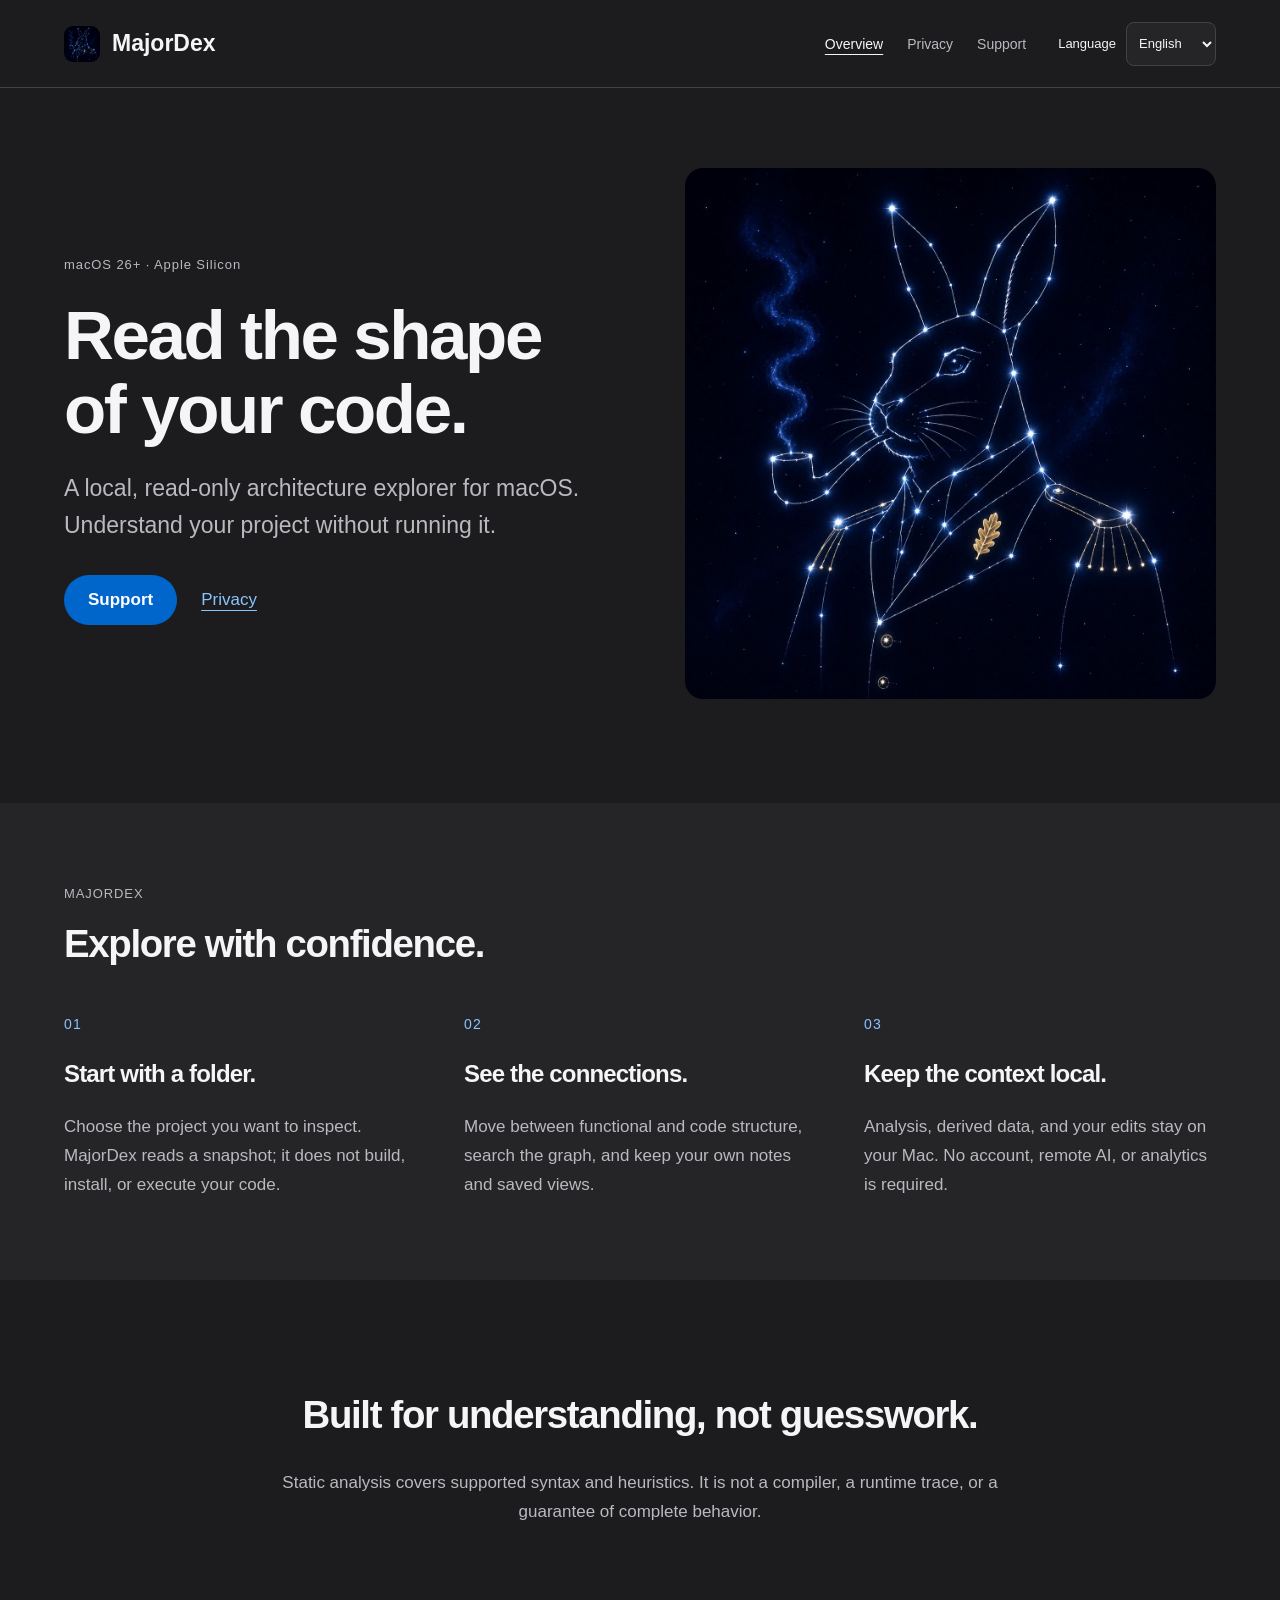
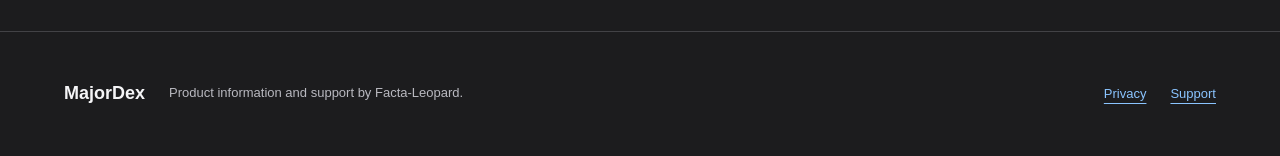
<file: index.html>
<!doctype html>
<html lang="en"><head><meta charset="utf-8"><meta name="viewport" content="width=device-width, initial-scale=1"><meta name="referrer" content="no-referrer"><meta name="description" content="MajorDex: local, read-only code architecture exploration for macOS. Product information, privacy policy, and support."><meta name="color-scheme" content="dark"><title>MajorDex — Local code architecture</title><link rel="icon" href="assets/icon.png"><link rel="stylesheet" href="styles.css?v=accacdacbf15"><script src="site.js?v=7d7b2e6b3289" defer></script></head><body data-page="index"><a class="skip" href="#main" data-copy="nav.4">Skip to content</a>
<header class="site-header"><a class="brand" href="index.html" data-local><img src="assets/icon.png" width="36" height="36" alt="">MajorDex</a>
<nav aria-label="Main"><a href="index.html" data-local data-copy="nav.0">Overview</a><a href="privacy.html" data-local data-copy="nav.1">Privacy</a><a href="support.html" data-local data-copy="nav.2">Support</a></nav>
<div class="language" hidden><label for="language" data-copy="nav.3">Language</label><select id="language"><option value="en">English</option><option value="ko">한국어</option><option value="fr">Français</option><option value="es">Español</option><option value="de">Deutsch</option><option value="ja">日本語</option><option value="zh-Hans">简体中文</option><option value="zh-Hant">繁體中文</option></select></div></header><main id="main"><section class="hero"><div class="hero-copy"><p data-copy="home.2" class="eyebrow">macOS 26+ · Apple Silicon</p><h1 data-copy="home.0" >Read the shape of your code.</h1><p data-copy="home.1" class="lead">A local, read-only architecture explorer for macOS. Understand your project without running it.</p><div class="actions"><a class="button" href="support.html" data-local data-copy="nav.2">Support</a><a class="text-link" href="privacy.html" data-local data-copy="nav.1">Privacy</a></div></div><div class="hero-art"><img src="assets/constellation.jpg" width="627" height="627" alt="" fetchpriority="high"></div></section>
<section class="features"><div class="section-title"><span class="eyebrow">MAJORDEX</span><h2 data-copy="home.3" >Explore with confidence.</h2></div><div class="feature-grid"><article><span class="number" aria-hidden="true">01</span><h3 data-copy="home.4" >Start with a folder.</h3><p data-copy="home.5" >Choose the project you want to inspect. MajorDex reads a snapshot; it does not build, install, or execute your code.</p></article><article><span class="number" aria-hidden="true">02</span><h3 data-copy="home.6" >See the connections.</h3><p data-copy="home.7" >Move between functional and code structure, search the graph, and keep your own notes and saved views.</p></article><article><span class="number" aria-hidden="true">03</span><h3 data-copy="home.8" >Keep the context local.</h3><p data-copy="home.9" >Analysis, derived data, and your edits stay on your Mac. No account, remote AI, or analytics is required.</p></article></div></section><section class="principle"><h2 data-copy="home.10" >Built for understanding, not guesswork.</h2><p data-copy="home.11" >Static analysis covers supported syntax and heuristics. It is not a compiler, a runtime trace, or a guarantee of complete behavior.</p></section></main><footer><a class="footer-brand" href="index.html" data-local>MajorDex</a><p data-copy="home.12">Product information and support by Facta-Leopard.</p><div><a href="privacy.html" data-local data-copy="nav.1">Privacy</a><a href="support.html" data-local data-copy="nav.2">Support</a></div></footer></body></html>
</file>
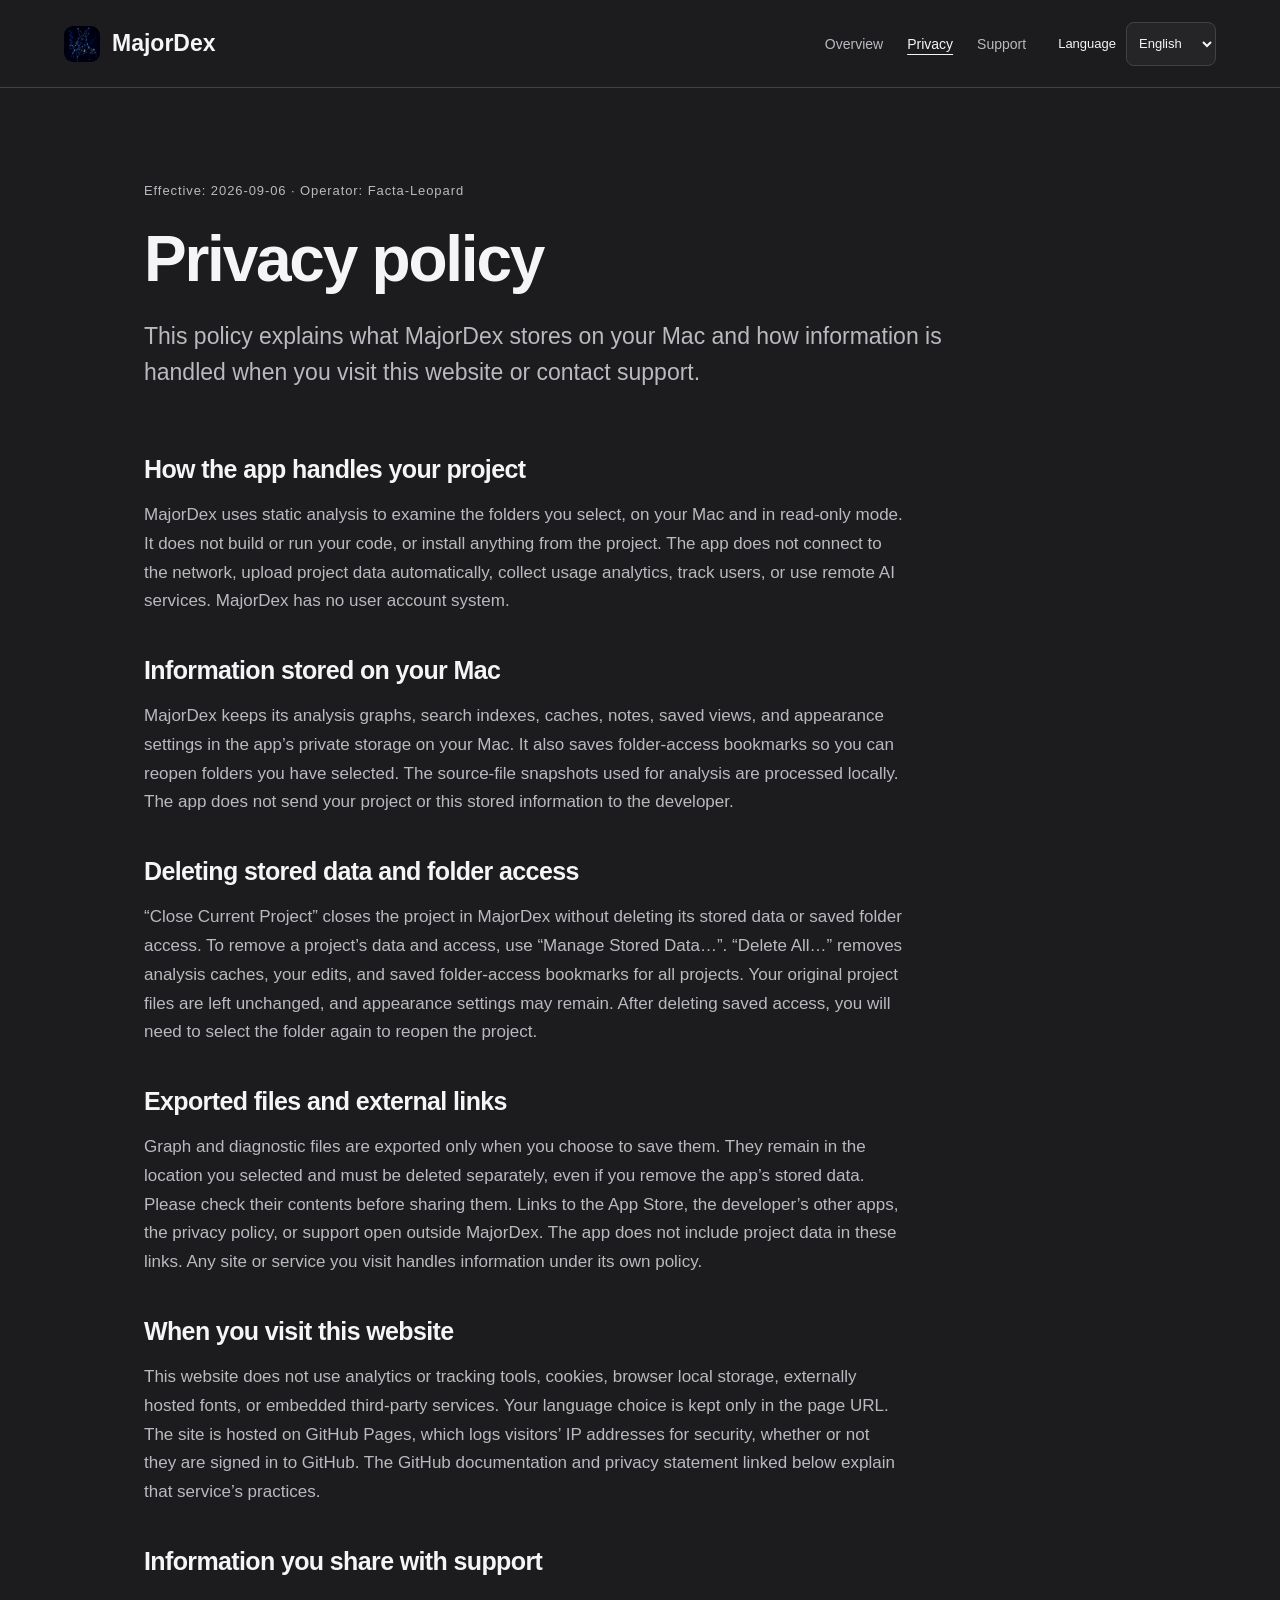
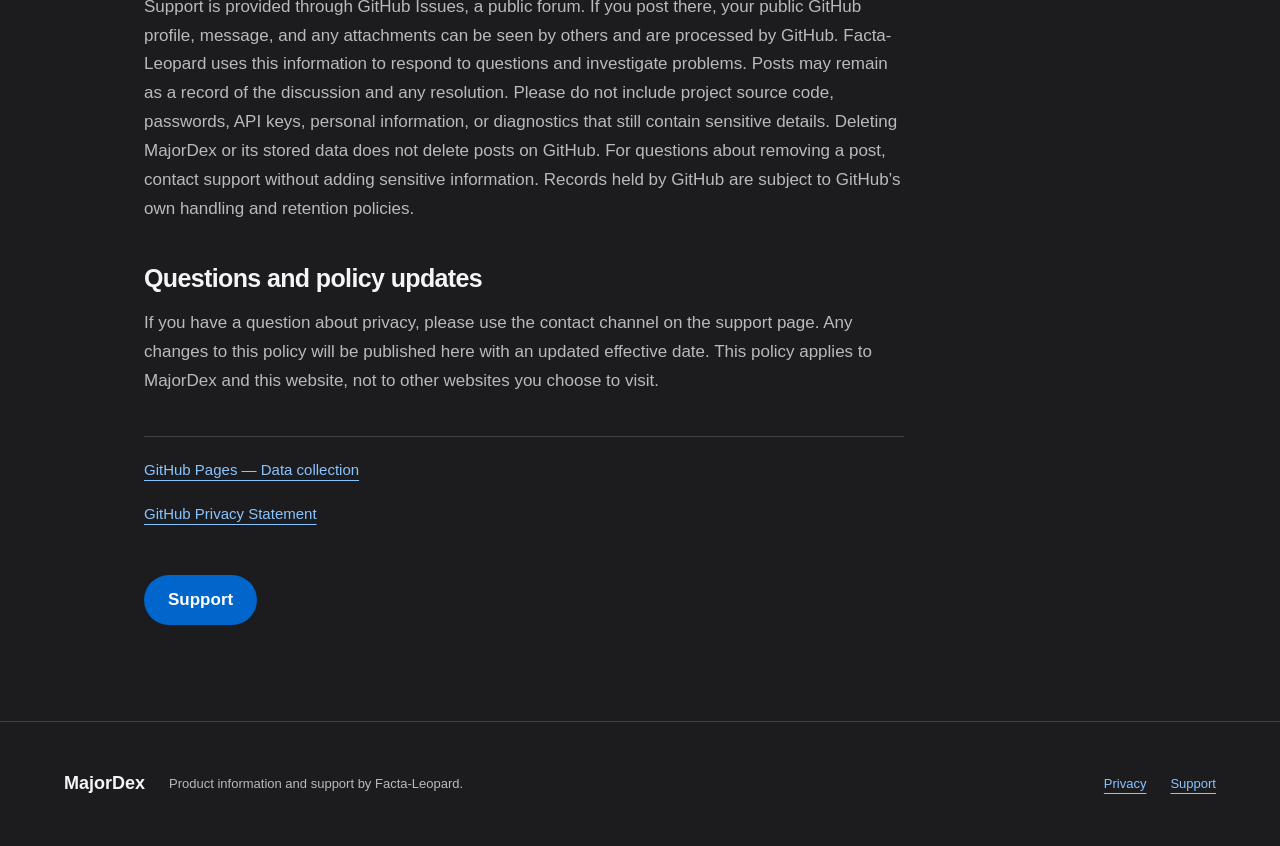
<file: privacy.html>
<!doctype html>
<html lang="en"><head><meta charset="utf-8"><meta name="viewport" content="width=device-width, initial-scale=1"><meta name="referrer" content="no-referrer"><meta name="description" content="MajorDex: local, read-only code architecture exploration for macOS. Product information, privacy policy, and support."><meta name="color-scheme" content="dark"><title>MajorDex — Privacy policy</title><link rel="icon" href="assets/icon.png"><link rel="stylesheet" href="styles.css?v=accacdacbf15"><script src="site.js?v=7d7b2e6b3289" defer></script></head><body data-page="privacy"><a class="skip" href="#main" data-copy="nav.4">Skip to content</a>
<header class="site-header"><a class="brand" href="index.html" data-local><img src="assets/icon.png" width="36" height="36" alt="">MajorDex</a>
<nav aria-label="Main"><a href="index.html" data-local data-copy="nav.0">Overview</a><a href="privacy.html" data-local data-copy="nav.1">Privacy</a><a href="support.html" data-local data-copy="nav.2">Support</a></nav>
<div class="language" hidden><label for="language" data-copy="nav.3">Language</label><select id="language"><option value="en">English</option><option value="ko">한국어</option><option value="fr">Français</option><option value="es">Español</option><option value="de">Deutsch</option><option value="ja">日本語</option><option value="zh-Hans">简体中文</option><option value="zh-Hant">繁體中文</option></select></div></header><main id="main" class="document"><header class="document-title"><p data-copy="privacy.1" class="eyebrow">Effective: 2026-09-06 · Operator: Facta-Leopard</p><h1 data-copy="privacy.0" >Privacy policy</h1><p data-copy="privacy.2" class="lead">This policy explains what MajorDex stores on your Mac and how information is handled when you visit this website or contact support.</p></header><div class="document-body"><section id="section-1"><h2 data-copy="privacy.3.0.0" >How the app handles your project</h2><p data-copy="privacy.3.0.1" >MajorDex uses static analysis to examine the folders you select, on your Mac and in read-only mode. It does not build or run your code, or install anything from the project. The app does not connect to the network, upload project data automatically, collect usage analytics, track users, or use remote AI services. MajorDex has no user account system.</p></section>
<section id="section-2"><h2 data-copy="privacy.3.1.0" >Information stored on your Mac</h2><p data-copy="privacy.3.1.1" >MajorDex keeps its analysis graphs, search indexes, caches, notes, saved views, and appearance settings in the app’s private storage on your Mac. It also saves folder-access bookmarks so you can reopen folders you have selected. The source-file snapshots used for analysis are processed locally. The app does not send your project or this stored information to the developer.</p></section>
<section id="section-3"><h2 data-copy="privacy.3.2.0" >Deleting stored data and folder access</h2><p data-copy="privacy.3.2.1" >“Close Current Project” closes the project in MajorDex without deleting its stored data or saved folder access. To remove a project’s data and access, use “Manage Stored Data…”. “Delete All…” removes analysis caches, your edits, and saved folder-access bookmarks for all projects. Your original project files are left unchanged, and appearance settings may remain. After deleting saved access, you will need to select the folder again to reopen the project.</p></section>
<section id="section-4"><h2 data-copy="privacy.3.3.0" >Exported files and external links</h2><p data-copy="privacy.3.3.1" >Graph and diagnostic files are exported only when you choose to save them. They remain in the location you selected and must be deleted separately, even if you remove the app’s stored data. Please check their contents before sharing them. Links to the App Store, the developer’s other apps, the privacy policy, or support open outside MajorDex. The app does not include project data in these links. Any site or service you visit handles information under its own policy.</p></section>
<section id="section-5"><h2 data-copy="privacy.3.4.0" >When you visit this website</h2><p data-copy="privacy.3.4.1" >This website does not use analytics or tracking tools, cookies, browser local storage, externally hosted fonts, or embedded third-party services. Your language choice is kept only in the page URL. The site is hosted on GitHub Pages, which logs visitors’ IP addresses for security, whether or not they are signed in to GitHub. The GitHub documentation and privacy statement linked below explain that service’s practices.</p></section>
<section id="section-6"><h2 data-copy="privacy.3.5.0" >Information you share with support</h2><p data-copy="privacy.3.5.1" >Support is provided through GitHub Issues, a public forum. If you post there, your public GitHub profile, message, and any attachments can be seen by others and are processed by GitHub. Facta-Leopard uses this information to respond to questions and investigate problems. Posts may remain as a record of the discussion and any resolution. Please do not include project source code, passwords, API keys, personal information, or diagnostics that still contain sensitive details. Deleting MajorDex or its stored data does not delete posts on GitHub. For questions about removing a post, contact support without adding sensitive information. Records held by GitHub are subject to GitHub’s own handling and retention policies.</p></section>
<section id="section-7"><h2 data-copy="privacy.3.6.0" >Questions and policy updates</h2><p data-copy="privacy.3.6.1" >If you have a question about privacy, please use the contact channel on the support page. Any changes to this policy will be published here with an updated effective date. This policy applies to MajorDex and this website, not to other websites you choose to visit.</p></section><aside class="references"><a href="https://docs.github.com/en/pages/getting-started-with-github-pages/what-is-github-pages" rel="noreferrer">GitHub Pages — Data collection</a><a href="https://docs.github.com/en/site-policy/privacy-policies/github-general-privacy-statement" rel="noreferrer">GitHub Privacy Statement</a></aside><a class="button" href="support.html" data-local data-copy="nav.2">Support</a></div></main><footer><a class="footer-brand" href="index.html" data-local>MajorDex</a><p data-copy="home.12">Product information and support by Facta-Leopard.</p><div><a href="privacy.html" data-local data-copy="nav.1">Privacy</a><a href="support.html" data-local data-copy="nav.2">Support</a></div></footer></body></html>
</file>
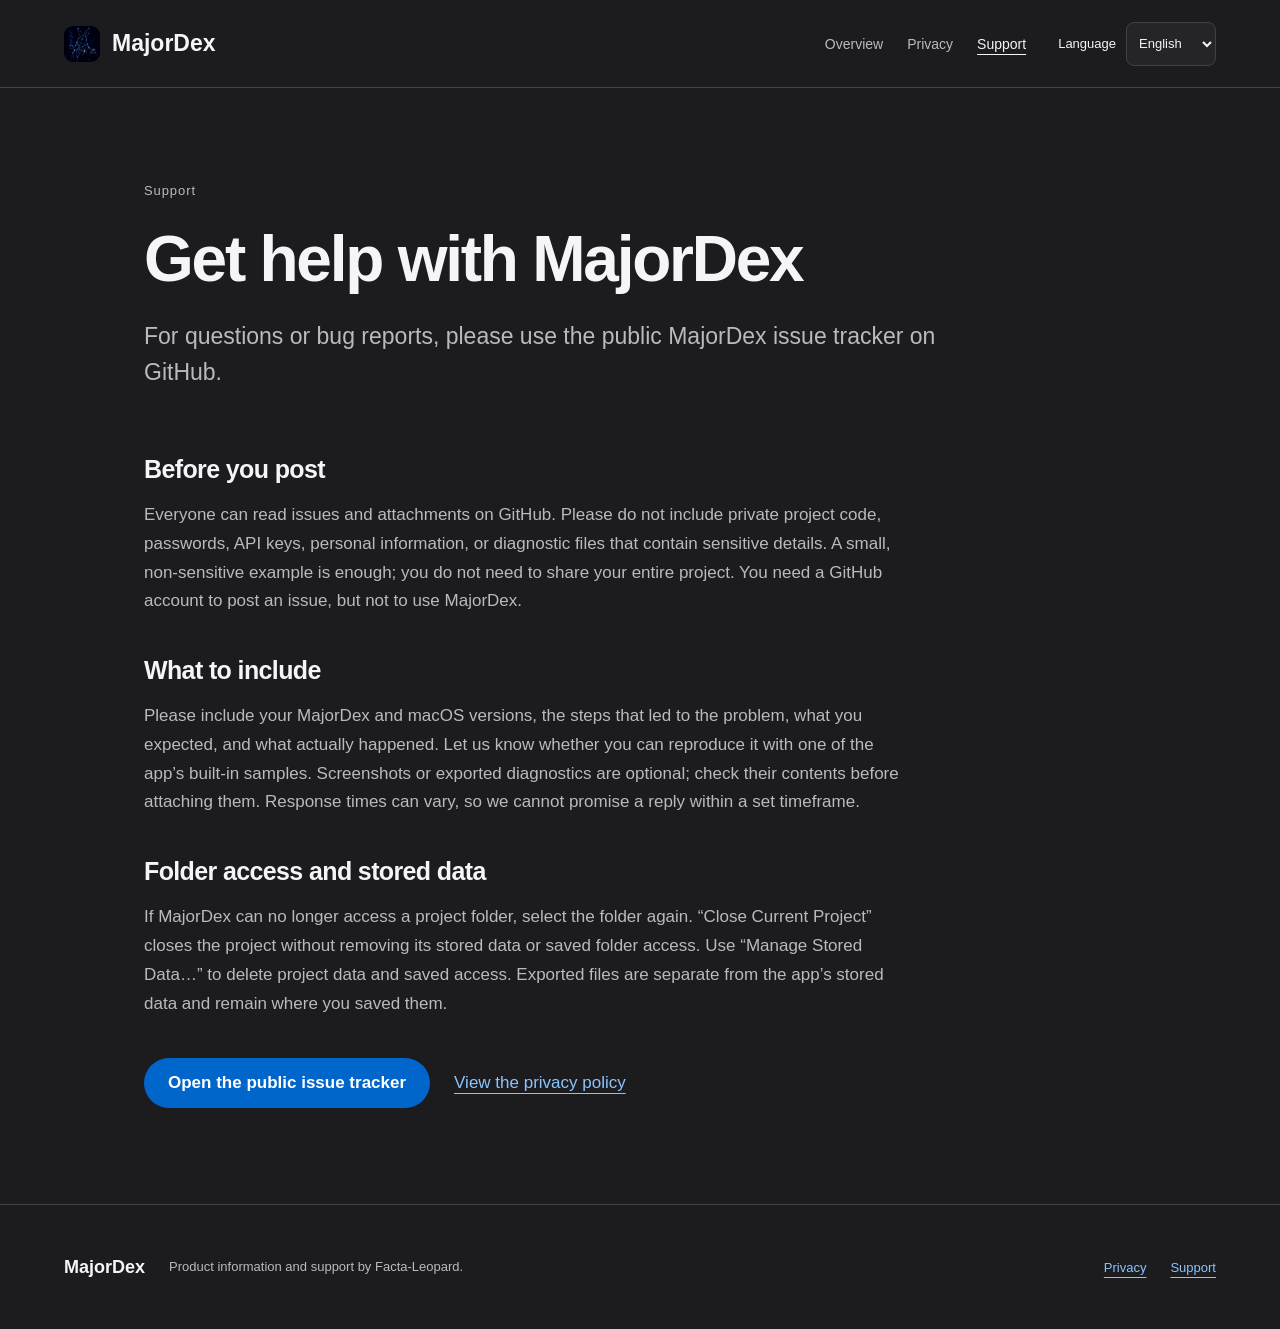
<file: support.html>
<!doctype html>
<html lang="en"><head><meta charset="utf-8"><meta name="viewport" content="width=device-width, initial-scale=1"><meta name="referrer" content="no-referrer"><meta name="description" content="MajorDex: local, read-only code architecture exploration for macOS. Product information, privacy policy, and support."><meta name="color-scheme" content="dark"><title>MajorDex — Support</title><link rel="icon" href="assets/icon.png"><link rel="stylesheet" href="styles.css?v=accacdacbf15"><script src="site.js?v=7d7b2e6b3289" defer></script></head><body data-page="support"><a class="skip" href="#main" data-copy="nav.4">Skip to content</a>
<header class="site-header"><a class="brand" href="index.html" data-local><img src="assets/icon.png" width="36" height="36" alt="">MajorDex</a>
<nav aria-label="Main"><a href="index.html" data-local data-copy="nav.0">Overview</a><a href="privacy.html" data-local data-copy="nav.1">Privacy</a><a href="support.html" data-local data-copy="nav.2">Support</a></nav>
<div class="language" hidden><label for="language" data-copy="nav.3">Language</label><select id="language"><option value="en">English</option><option value="ko">한국어</option><option value="fr">Français</option><option value="es">Español</option><option value="de">Deutsch</option><option value="ja">日本語</option><option value="zh-Hans">简体中文</option><option value="zh-Hant">繁體中文</option></select></div></header><main id="main" class="document"><header class="document-title"><p data-copy="support.0" class="eyebrow">Support</p><h1 data-copy="support.1" >Get help with MajorDex</h1><p data-copy="support.2" class="lead">For questions or bug reports, please use the public MajorDex issue tracker on GitHub.</p></header><div class="document-body"><section id="section-1"><h2 data-copy="support.3.0.0" >Before you post</h2><p data-copy="support.3.0.1" >Everyone can read issues and attachments on GitHub. Please do not include private project code, passwords, API keys, personal information, or diagnostic files that contain sensitive details. A small, non-sensitive example is enough; you do not need to share your entire project. You need a GitHub account to post an issue, but not to use MajorDex.</p></section>
<section id="section-2"><h2 data-copy="support.3.1.0" >What to include</h2><p data-copy="support.3.1.1" >Please include your MajorDex and macOS versions, the steps that led to the problem, what you expected, and what actually happened. Let us know whether you can reproduce it with one of the app’s built-in samples. Screenshots or exported diagnostics are optional; check their contents before attaching them. Response times can vary, so we cannot promise a reply within a set timeframe.</p></section>
<section id="section-3"><h2 data-copy="support.3.2.0" >Folder access and stored data</h2><p data-copy="support.3.2.1" >If MajorDex can no longer access a project folder, select the folder again. “Close Current Project” closes the project without removing its stored data or saved folder access. Use “Manage Stored Data…” to delete project data and saved access. Exported files are separate from the app’s stored data and remain where you saved them.</p></section><div class="actions"><a class="button" href="https://github.com/Facta-Leopard/MajorDex/issues" rel="noreferrer" data-copy="support.4">Open the public issue tracker</a><a class="text-link" href="privacy.html" data-local data-copy="support.5">View the privacy policy</a></div></div></main><footer><a class="footer-brand" href="index.html" data-local>MajorDex</a><p data-copy="home.12">Product information and support by Facta-Leopard.</p><div><a href="privacy.html" data-local data-copy="nav.1">Privacy</a><a href="support.html" data-local data-copy="nav.2">Support</a></div></footer></body></html>
</file>
<file: styles.css>
:root{color-scheme:dark;--canvas:#1c1c1e;--panel:#252527;--ink:#f5f5f7;--muted:#b9b9c0;--line:#424246;--accent:#8ac4ff;--action:#0066cc;--space:clamp(24px,5vw,80px);font-family:-apple-system,BlinkMacSystemFont,"Segoe UI",sans-serif;font-size:17px;color:var(--ink);background:var(--canvas)}
*{box-sizing:border-box}body{margin:0}a{color:var(--accent);text-underline-offset:5px}a:hover{text-decoration-thickness:2px}button,select{font:inherit}a:focus-visible,select:focus-visible{outline:3px solid var(--accent);outline-offset:5px}img{max-width:100%;display:block}p{line-height:1.7}h1,h2,h3{font-weight:600;letter-spacing:-.035em;text-wrap:balance}h1{font-size:clamp(42px,5.4vw,76px);line-height:1.06;margin:24px 0}h2{font-size:clamp(28px,3vw,44px);line-height:1.18}h3{font-size:24px;line-height:1.3}.site-header{max-width:1440px;margin:auto;padding:20px var(--space);display:flex;align-items:center;gap:32px;min-height:88px;border-bottom:1px solid var(--line)}.brand{display:flex;align-items:center;gap:12px;font-size:23px;font-weight:600;text-decoration:none;color:var(--ink);white-space:nowrap}.brand img{border-radius:9px}.site-header nav{display:flex;gap:24px;margin-left:auto}.site-header nav a{display:flex;align-items:center;min-height:44px;font-size:14px;color:var(--muted);text-decoration:none}.site-header nav a[aria-current]{color:var(--ink);text-decoration:underline}.language{display:flex;align-items:center;gap:10px;font-size:13px}.language[hidden]{display:none}.language select{max-width:155px;min-height:44px;color:var(--ink);background:var(--panel);border:1px solid var(--line);border-radius:8px;padding:8px}.skip{position:absolute;top:-100px;left:16px;padding:14px;background:var(--ink);color:var(--canvas);z-index:10}.skip:focus{top:10px}.hero{max-width:1440px;margin:auto;display:grid;grid-template-columns:1.05fr 1fr;align-items:center;gap:clamp(32px,5vw,80px);padding:80px var(--space) 104px}.eyebrow{font-size:13px;letter-spacing:.07em;color:var(--muted);line-height:1.6}.hero .lead{max-width:560px}.lead{font-size:clamp(19px,2vw,23px);line-height:1.6;color:var(--muted)}.hero-art{background:#020614;overflow:hidden;border-radius:18px}.hero-art img{width:100%;height:auto}.actions{display:flex;align-items:center;flex-wrap:wrap;gap:24px;margin-top:32px}.button{display:inline-flex;align-items:center;justify-content:center;background:var(--action);color:#fff;padding:13px 24px;border-radius:999px;min-height:48px;text-decoration:none;font-weight:600;line-height:1.4}.button:active{transform:scale(.97)}.text-link{display:inline-flex;align-items:center;min-height:44px}.features{background:var(--panel);padding:80px var(--space)}.section-title,.feature-grid{max-width:1280px;margin:auto}.section-title h2{margin:16px 0 48px}.feature-grid{display:grid;grid-template-columns:repeat(3,1fr);gap:48px}.feature-grid p{color:var(--muted);margin-bottom:0}.number{font-size:14px;letter-spacing:.08em;color:var(--accent)}.principle{max-width:980px;padding:80px var(--space);margin:auto;text-align:center}.principle p{color:var(--muted);max-width:760px;margin:24px auto}.document{max-width:1120px;margin:auto;padding:80px var(--space) 96px}.document-title{margin-bottom:64px;max-width:850px}.document-title h1{font-size:clamp(40px,5vw,64px)}.document-body{max-width:760px}.document-body section{margin:0 0 40px;scroll-margin-top:32px}.document-body h2{font-size:25px;margin-bottom:16px;letter-spacing:-.025em}.document-body p{margin-top:0;color:var(--muted)}.references{border-top:1px solid var(--line);padding:24px 0 40px;display:flex;flex-direction:column;gap:14px;font-size:15px}.references a{min-height:30px}footer{border-top:1px solid var(--line);max-width:1440px;margin:auto;padding:40px var(--space);display:flex;align-items:center;gap:24px;font-size:13px;color:var(--muted)}footer p{margin:0}footer div{display:flex;gap:24px;margin-left:auto}footer a{display:inline-flex;align-items:center;min-height:44px}.footer-brand{font-size:18px;color:var(--ink);text-decoration:none;font-weight:600}
@media(max-width:1050px){.language label{position:absolute;width:1px;height:1px;overflow:hidden;clip-path:inset(50%)}.site-header{gap:20px}.site-header nav{gap:18px}.hero{gap:40px}.feature-grid{gap:28px}}
@media(max-width:760px){.site-header{flex-wrap:wrap;padding-top:16px;padding-bottom:16px;gap:8px 16px}.brand{margin-right:auto}.site-header nav{order:3;width:100%;margin:0;gap:28px}.language{margin-left:auto}.hero{grid-template-columns:1fr;padding-top:48px;padding-bottom:56px;gap:40px}.hero-copy{max-width:590px}.hero-art{max-width:460px;width:100%;margin:auto}.feature-grid{grid-template-columns:1fr;gap:36px}.feature-grid article{border-top:1px solid var(--line);padding-top:24px}.features,.principle{padding-top:56px;padding-bottom:56px}.document{padding-top:48px}.document-title{margin-bottom:40px}.document-title h1{overflow-wrap:anywhere}footer{flex-wrap:wrap;gap:12px 24px}footer div{margin-left:0;width:100%}.button{max-width:100%}.actions{align-items:flex-start}.site-header nav a{font-size:14px}}
@media(prefers-reduced-motion:reduce){*,*::before,*::after{scroll-behavior:auto!important;transition:none!important;animation:none!important}.button:active{transform:none}}
/* Keep Korean words together in policy/help prose, while allowing unusually long tokens to fit. */
html:lang(ko) .document{word-break:keep-all;overflow-wrap:break-word}
@media print{:root{color-scheme:light;background:white;color:black}.site-header,.language,.hero-art,.skip,footer,.actions{display:none}.document{padding:0;max-width:none}.document-body{max-width:none}.document p,.document .eyebrow{color:black}a{color:black}.document-body section{break-inside:avoid}h1{font-size:32px}}
</file>
